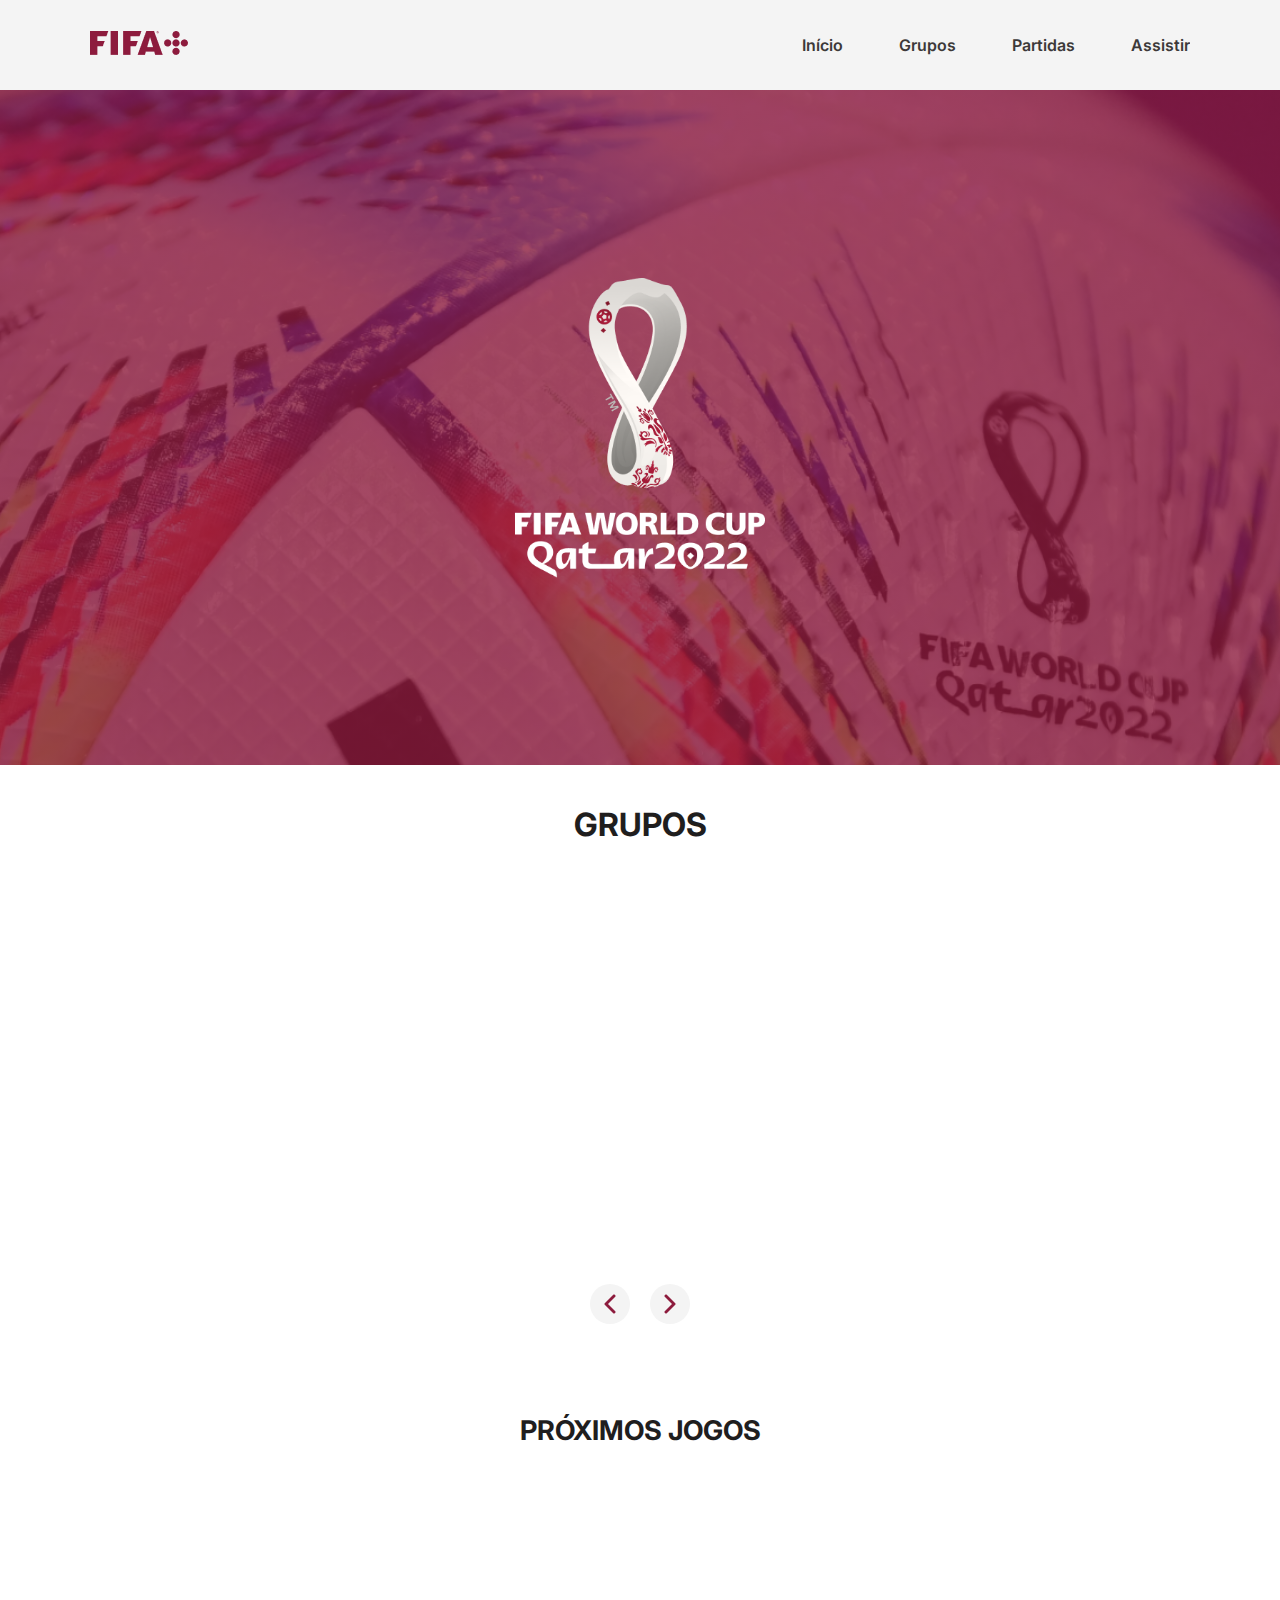
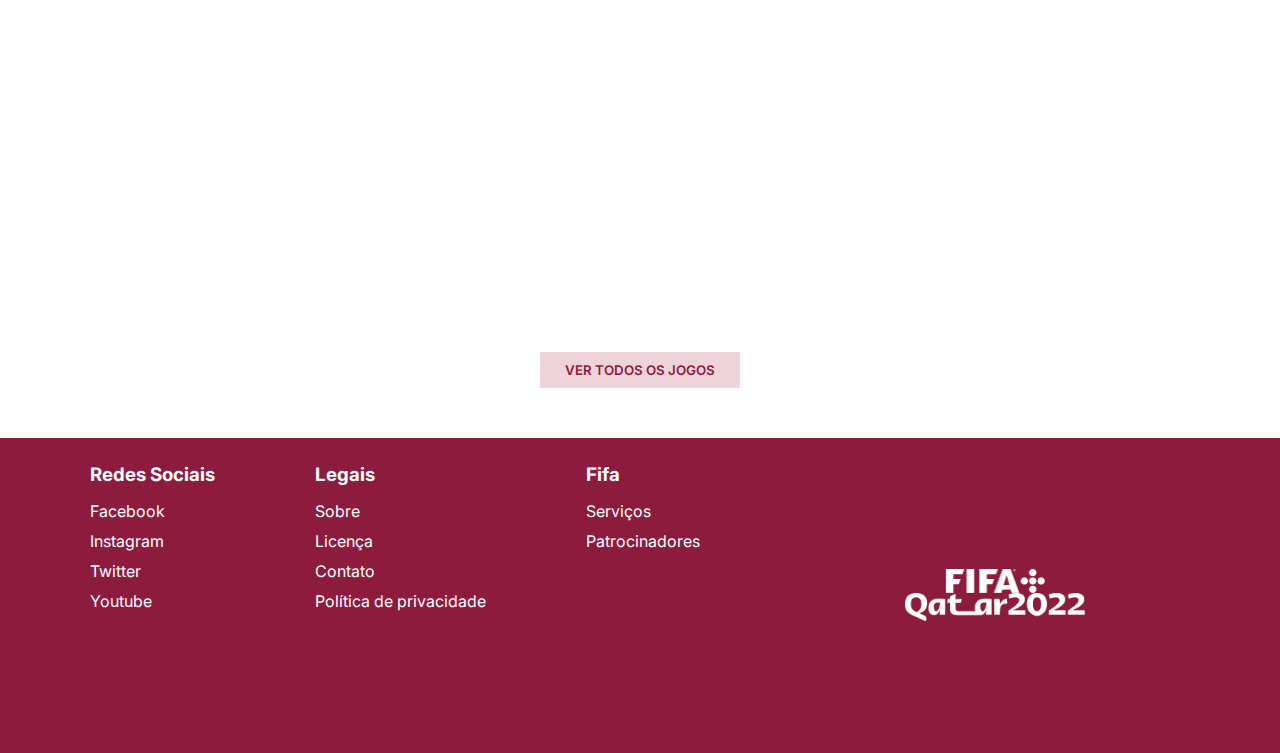
<file: index.html>
<!DOCTYPE html>
<html lang="pt-br">
<head>
    <meta charset="UTF-8">
    <meta http-equiv="X-UA-Compatible" content="IE=edge">
    <meta name="viewport" content="width=device-width, initial-scale=1.0">
    <link rel="stylesheet" href="style.css">
    <link href="https://unpkg.com/aos@2.3.1/dist/aos.css" rel="stylesheet">
    <title>Fifa World Cup</title>
</head>
<body>
    <nav id="inicio" class="container-navbar">
        <div class="navbar">
            <div class="logo-navbar">
                <img src="./images/logo-fifa.png" alt="">
            </div>
            <div class="links-navbar">
                <ul>
                    <li><a href="#inicio">Início</a></li>
                    <li><a href="#grupos">Grupos</a></li>
                    <li><a href="#partidas">Partidas</a></li>
                    <li><a href="assistir.html">Assistir</a></li>
                </ul>
            </div>
        </div>
    </nav>
    <header class="container-header">
        <div class="header">
            <img width="250px" src="./images/logo-fifa-world-cup.png" alt="">
        </div>
    </header>
    <main class="container-main">
        <div id="grupos" class="container-grupos">
            <div class="title-grupos">
                <h3>GRUPOS</h3>
            </div>
            <div data-aos="zoom-in" class="cards-grupos">
                <div class="card-grupo">
                    <div class="title-card-grupo">
                        <p>GRUPO A</p>
                    </div>
                    <div class="times-grupo">
                        <div class="time-grupo">
                            <img width="50px" src="./images/times/Qatar.png" alt="">
                            <p>Qatar</p>
                        </div>
                        <div class="time-grupo">
                            <img width="50px" src="./images/times/Ecuador.png" alt="">
                            <p>Equador</p>
                        </div>
                        <div class="time-grupo">
                            <img width="50px" src="./images/times/Senegal.png" alt="">
                            <p>Senegal</p>
                        </div>
                        <div class="time-grupo">
                            <img width="50px" src="./images/times/Netherlands.png" alt="">
                            <p>Holanda</p>
                        </div>
                    </div>
                </div>
                <div class="card-grupo">
                    <div class="title-card-grupo">
                        <p>GRUPO B</p>
                    </div>
                    <div class="times-grupo">
                        <div class="time-grupo">
                            <img width="50px" src="./images/times/United Kingdom.png" alt="">
                            <p>Inglaterra</p>
                        </div>
                        <div class="time-grupo">
                            <img width="50px" src="./images/times/Iran.png" alt="">
                            <p>Irã</p>
                        </div>
                        <div class="time-grupo">
                            <img width="50px" src="./images/times/Senegal.png" alt="">
                            <p>Estados Unidos</p>
                        </div>
                        <div class="time-grupo">
                            <img width="50px" src="./images/times/Wales.png" alt="">
                            <p>País de Gales</p>
                        </div>
                    </div>
                </div>
                <div class="card-grupo">
                    <div class="title-card-grupo">
                        <p>GRUPO C</p>
                    </div>
                    <div class="times-grupo">
                        <div class="time-grupo">
                            <img width="50px" src="./images/times/Argentina.png" alt="">
                            <p>Argentina</p>
                        </div>
                        <div class="time-grupo">
                            <img width="50px" src="./images/times/Saudi Arabia.png" alt="">
                            <p>Arábia Saudita</p>
                        </div>
                        <div class="time-grupo">
                            <img width="50px" src="./images/times/Mexico.png" alt="">
                            <p>México</p>
                        </div>
                        <div class="time-grupo">
                            <img width="50px" src="./images/times/Poland.png" alt="">
                            <p>Polônia</p>
                        </div>
                    </div>
                </div>
            </div>
            <div class="setas">
                <button><img src="./images/seta-esquerda.png" alt=""></button>
                <button><img src="./images/seta-direita.png" alt=""></button>
            </div>
        </div>
        <div id="partidas" class="container-proximos-jogos">
            <div class="title-proximos-jogos">
                <h3>PRÓXIMOS JOGOS</h3>
            </div>
            <div class="cards-proximos-jogos">
                <div data-aos="zoom-in-right" class="card-proximo-jogo">
                    <div class="primeiro-time">
                        <img src="./images/times/Qatar.png" alt="">
                        <p>Qatar</p>
                    </div>
                    <div class="data-horario">
                        <p>20/11</p>
                        <p>13:00</p>
                    </div>
                    <div class="segundo-time">
                        <p>Equador</p>
                        <img src="./images/times/Ecuador.png" alt="">
                    </div>
                </div>
                <div data-aos="zoom-in-left" class="card-proximo-jogo">
                    <div class="primeiro-time">
                        <img src="./images/times/United Kingdom.png" alt="">
                        <p>Inglaterra</p>
                    </div>
                    <div class="data-horario">
                        <p>21/11</p>
                        <p>10:00</p>
                    </div>
                    <div class="segundo-time">
                        <p>Irã</p>
                        <img src="./images/times/Iran.png" alt="">
                    </div>
                </div>
                <div  data-aos="zoom-in-right"class="card-proximo-jogo">
                    <div class="primeiro-time">
                        <img src="./images/times/Senegal.png" alt="">
                        <p>Senegal</p>
                    </div>
                    <div class="data-horario">
                        <p>21/11</p>
                        <p>13:00</p>
                    </div>
                    <div class="segundo-time">
                        <p>Holanda</p>
                        <img src="./images/times/Netherlands.png" alt="">
                    </div>
                </div>
                <div data-aos="zoom-in-left" class="card-proximo-jogo">
                    <div class="primeiro-time">
                        <img src="./images/times/USA.png" alt="">
                        <p>EUA</p>
                    </div>
                    <div class="data-horario">
                        <p>21/11</p>
                        <p>16:00</p>
                    </div>
                    <div class="segundo-time">
                        <p>País de Gales</p>
                        <img src="./images/times/Wales.png" alt="">
                    </div>
                </div>
                <div data-aos="zoom-in-right" class="card-proximo-jogo">
                    <div class="primeiro-time">
                        <img src="./images/times/Argentina.png" alt="">
                        <p>Argentina</p>
                    </div>
                    <div class="data-horario">
                        <p>22/11</p>
                        <p>07:00</p>
                    </div>
                    <div class="segundo-time">
                        <p>Arabia Saudita</p>
                        <img src="./images/times/Saudi Arabia.png" alt="">
                    </div>
                </div>
            </div>
            <div class="button-ver-todos-jogos">
                <button>VER TODOS OS JOGOS</button>
            </div>
        </div>
    </main>
    <footer class="container-footer">
        <div class="footer">
            <div class="redes-sociais-footer">
                <h3>Redes Sociais</h3>
                <p>Facebook</p>
                <p>Instagram</p>
                <p>Twitter</p>
                <p>Youtube </p>
            </div>
            <div class="legais-footer">
                <h3>Legais</h3>
                <p>Sobre</p>
                <p>Licença</p>
                <p>Contato</p>
                <p>Política de privacidade</p>
            </div>
            <div class="fifa-footer">
                <h3>Fifa</h3>
                <p>Serviços</p>
                <p>Patrocinadores</p>
            </div>
            <div class="logo-fifa-qatar">
                <img width="100px" src="./images/logo-fifa-branca.png" alt="">
                <img width="180px" src="./images/logo-qatarr.png" alt="">
            </div>
        </div>
    </footer>
</body>
    <script src="https://unpkg.com/aos@2.3.1/dist/aos.js"></script>
    <script>
        AOS.init();
    </script>
</html>
</file>
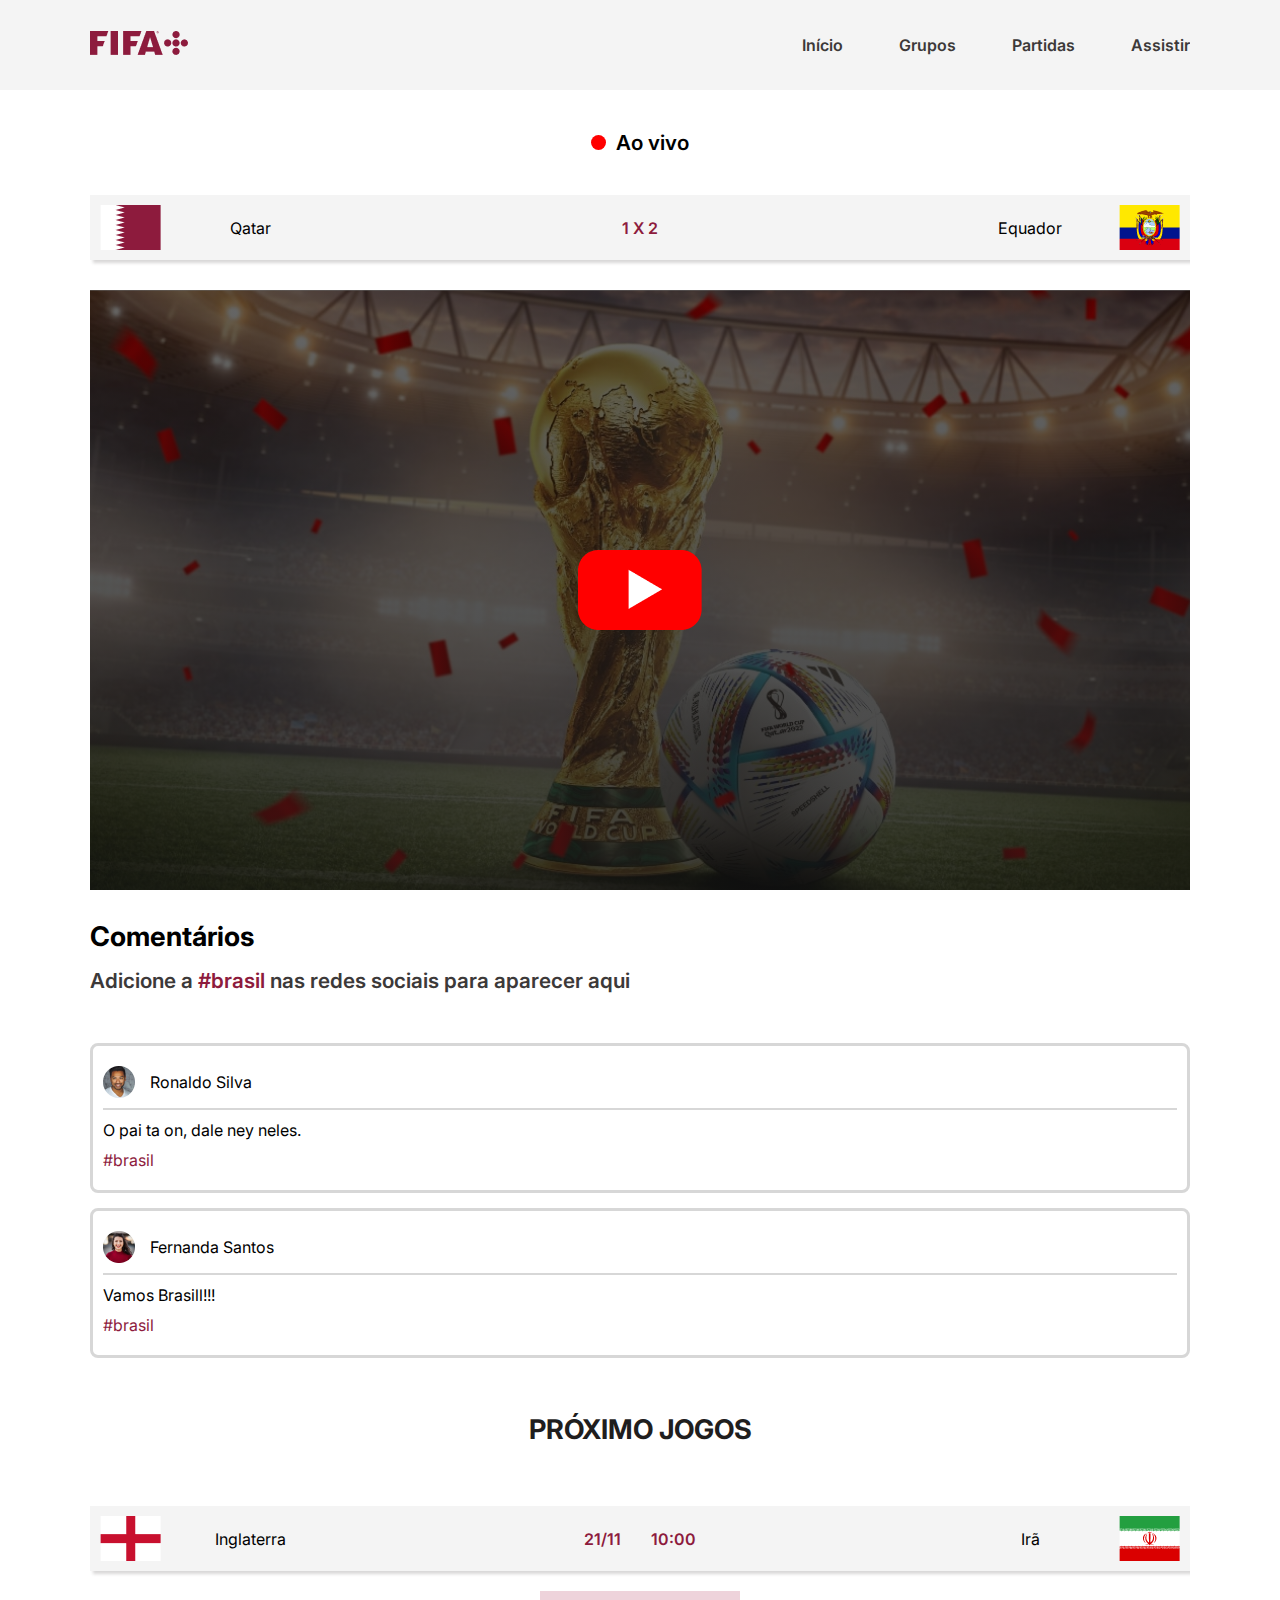
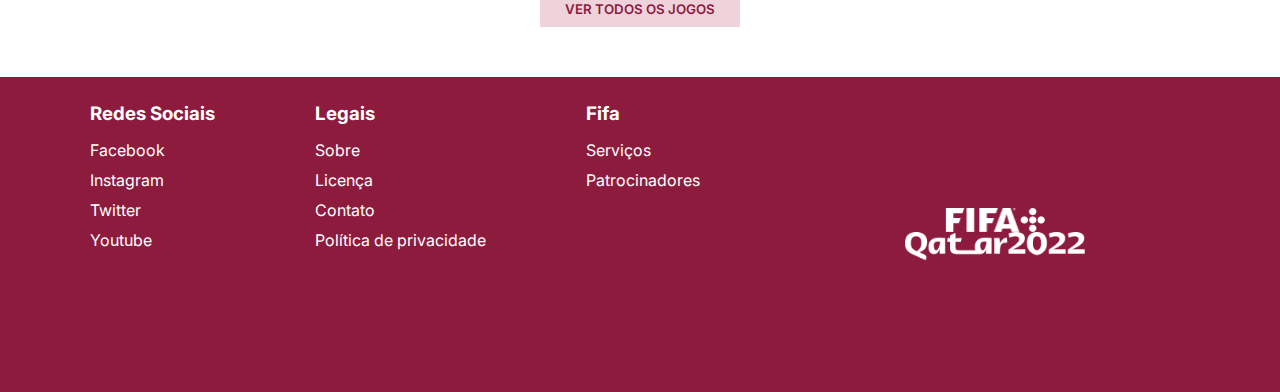
<file: assistir.html>
<!DOCTYPE html>
<html lang="pt=pt-br">
<head>
    <meta charset="UTF-8">
    <meta http-equiv="X-UA-Compatible" content="IE=edge">
    <meta name="viewport" content="width=device-width, initial-scale=1.0">
    <link rel="stylesheet" href="style.css">
    <title>Assistir Jogo</title>
</head>
<body>
    <nav id="inicio" class="container-navbar">
        <div class="navbar">
            <div class="logo-navbar">
                <img src="./images/logo-fifa.png" alt="">
            </div>
            <div class="links-navbar">
                <ul>
                    <li><a href="index.html">Início</a></li>
                    <li><a href="#grupos">Grupos</a></li>
                    <li><a href="#partidas">Partidas</a></li>
                    <li><a href="">Assistir</a></li>
                </ul>
            </div>
        </div>
    </nav>
    <main class="container-main2">
        <div class="container-ao-vivo">
            <div class="ao-vivo">
                <div class="botao-vermelho"></div>
                <p>Ao vivo</p>
            </div>
            <div data-aos="zoom-in-right" class="card-proximo-jogo">
                <div class="primeiro-time">
                    <img src="./images/times/Qatar.png" alt="">
                    <p>Qatar</p>
                </div>
                <div class="data-horario">
                    <p>1 X 2</p>
                </div>
                <div class="segundo-time">
                    <p>Equador</p>
                    <img src="./images/times/Ecuador.png" alt="">
                </div>
            </div>
            <div class="container-imagem-assistir-jogo">
                <div class="imagem-assistir-jogo">
                    <img src="./images/botão player.png" alt="">
                </div>
            </div>
        </div>
        <div class="container-comentarios">
            <div class="title-comentarios">
                <h2>Comentários</h2>
                <p>Adicione a <span>#brasil</span> nas redes sociais para aparecer aqui</p>
            </div>
            <div class="cards-comentarios">
                <div class="card-comentario">
                    <div class="foto-title-comentario">
                        <img src="./images/Ronaldo.png" alt="">
                        <p>Ronaldo Silva</p>
                    </div>
                    <div class="descri-comentario">
                        <p>O pai ta on, dale ney neles.</p>
                        <p><span>#brasil</span></p>
                    </div>
                </div>
                <div class="card-comentario">
                    <div class="foto-title-comentario">
                        <img src="./images/Fernanda.png" alt="">
                        <p>Fernanda Santos</p>
                    </div>
                    <div class="descri-comentario">
                        <p>Vamos Brasill!!!</p>
                        <p><span>#brasil</span></p>
                    </div>
                </div>
            </div>
        </div>
        <div class="container-proximo-jogo2">
            <div class="title-proximos-jogos">
                <h3>PRÓXIMO JOGOS</h3>
            </div>
            <div data-aos="zoom-in-left" class="card-proximo-jogo">
                <div class="primeiro-time">
                    <img src="./images/times/United Kingdom.png" alt="">
                    <p>Inglaterra</p>
                </div>
                <div class="data-horario">
                    <p>21/11</p>
                    <p>10:00</p>
                </div>
                <div class="segundo-time">
                    <p>Irã</p>
                    <img src="./images/times/Iran.png" alt="">
                </div>
            </div>
            <div class="button-ver-todos-jogos">
                <button>VER TODOS OS JOGOS</button>
            </div>
        </div>
    </main>
    <footer class="container-footer">
        <div class="footer">
            <div class="redes-sociais-footer">
                <h3>Redes Sociais</h3>
                <p>Facebook</p>
                <p>Instagram</p>
                <p>Twitter</p>
                <p>Youtube </p>
            </div>
            <div class="legais-footer">
                <h3>Legais</h3>
                <p>Sobre</p>
                <p>Licença</p>
                <p>Contato</p>
                <p>Política de privacidade</p>
            </div>
            <div class="fifa-footer">
                <h3>Fifa</h3>
                <p>Serviços</p>
                <p>Patrocinadores</p>
            </div>
            <div class="logo-fifa-qatar">
                <img width="100px" src="./images/logo-fifa-branca.png" alt="">
                <img width="180px" src="./images/logo-qatarr.png" alt="">
            </div>
        </div>
    </footer>
</body>
</html>
</file>
<file: style.css>
@import url('https://fonts.googleapis.com/css2?family=Inter:wght@100;200;300;400;500;600;700;800;900&display=swap');

*{
    margin: 0;
    padding: 0;
    box-sizing: border-box;
    list-style: none;
    outline: none;
    font-family: 'Inter';
    overflow-x: hidden;
}

/* Navbar */

.container-navbar{
    width: 100vw;
    height: 10vh;
    background-color: #F4F4F4;
}

.navbar{
    width: 1100px;
    height: 10vh;
    margin: 0 auto;
    display: flex;
    justify-content: space-between;
    align-items: center;
}

.links-navbar ul{
    display: flex;
}

.links-navbar ul li a{
    color: #3C3939;
    font-weight: 600;
    text-decoration: none;
}

.links-navbar ul li:not(:last-of-type){
    margin-right: 56px;
}

@media(max-width: 768px){
    .navbar{
        width: 100%;
    }

    .links-navbar ul li:not(:last-of-type){
        margin-right: 20px;
    }

    .links-navbar ul li:last-of-type{
        margin-right: 20px;
    }

    .logo-navbar img{
        width: 60px;
        margin-left: 10px;
    }
}

/* Header */

.container-header{
    width: 100vw;
    height: 75vh;
    background: linear-gradient(rgba(141, 27, 61, 0.8), rgba(141, 27, 61, 0.8)), url(./images/wallpaper.png);
    background-size: cover;
    background-position: center center;
}

.header{
    width: 100vw;
    height: 75vh;
    display: flex;
    justify-content: center;
    align-items: center;
}

@media(max-width: 768px){
    .header{
        width: 100%;
        height: 50vh;
    }

    .container-header{
        height: 50vh;
    }
}

/* Main */

.container-main{
    width: 100vw;
}

/* Grupos */

.container-grupos{
    width: 1100px;
    height: auto;
    margin: 0 auto;
}

.cards-grupos{
    display: flex;
    justify-content: space-between;
}

.title-grupos{
    display: flex;
    justify-content: center;
}

.title-grupos h3{
    color: #1F1E1E;
    margin: 40px 0;
    font-size: 2rem;
}

.card-grupo{
    width: 300px;
    height: 370px;
    background-color: #F4F4F4;
    box-shadow: 3px 3px 3px 0 rgba(60, 57, 57, 0.2);
    border-radius: 5px;
    padding: 10px 30px;
}

.title-card-grupo p{
    color: #1F1E1E;
    font-size: 1.1rem;
    font-weight: 600;
    display: flex;
    justify-content: center;
    margin-top: 20px;
}

.time-grupo{
    display: flex;
    align-items: center;
    margin: 30px 0;
}

.time-grupo p{
    margin-left: 20px;
    font-weight: 600;
}

.setas{
    display: flex;
    justify-content: center;
    margin: 30px 0;
}

.setas button{
    background-color: #F4F4F4;
    border-radius: 100%;
    width: 40px;
    height: 40px;
    border: 0;
    margin: 0 10px;
    margin-bottom: 20px;
    cursor: pointer;
    transition: 0.2s all ease;
    display: flex;
    justify-content: center;
    align-items: center;
}

.setas button:hover{
    background-color: #e0e0e0;
}

@media(max-width: 768px){
    .container-grupos{
        width: 100%;
    }

    .cards-grupos{
        flex-direction: column;
    }

    .card-grupo{
        margin: 10px auto;
    }
}

/* Próximos Jogos */

.container-proximos-jogos{
    width: 1100px;
    height: auto;
    margin: 0 auto;
}

.title-proximos-jogos h3{
    color: #1F1E1E;
    margin: 40px 0;
    font-size: 1.7rem;
    display: flex;
    justify-content: center;
}

.cards-proximos-jogos{
    padding-bottom: 20px;
}

.card-proximo-jogo{
    display: flex;
    justify-content: space-between;
    align-items: center;
    width: 100%;
    background-color: #F4F4F4;
    margin: 20px 0;
    box-shadow: 3px 3px 3px 0 rgba(60, 57, 57, 0.2);
    padding: 10px;
}

.primeiro-time, .segundo-time{
    display: flex;
    justify-content: space-between;
    align-items: center;
    width: 200px;
}

.primeiro-time p, .segundo-time p{
    text-align: center;
    width: 100px;
}

.data-horario{
    display: flex;
}

.data-horario p{
    color: #8D1B3D;
    font-weight: 600;
    margin: 0 15px;
}

.button-ver-todos-jogos{
    display: flex;
    justify-content: center;
    margin-bottom: 50px;
}

.button-ver-todos-jogos button{
    background-color: #eed3db;
    color: #8D1B3D;
    font-weight: 600;
    border: none;
    padding: 10px;
    width: 200px;
    cursor: pointer;
    transition: 0.2s all ease;
    display: flex;
    justify-content: center;
    align-items: center;
}

.button-ver-todos-jogos button:hover{
    background-color: #d8b8c1;
}

@media(max-width: 768px){
    .container-proximos-jogos{
        width: 100%;
    }

    .card-proximo-jogo{
        width: 90%;
        margin: 20px auto;
        height: 60px;
    }

    .primeiro-time, .segundo-time{
        width: 100px;
    }

    .primeiro-time img, .segundo-time img{
        width: 40px;
    }

    .primeiro-time p, .segundo-time p{
        font-size: 0.9rem;
    }

    .data-horario p{
        font-size: 0.9rem;
        margin: 0 10px;
    }
}

/* Footer */

.container-footer{
    width: 100vw;
    min-height: 35vh;
    background-color: #8D1B3D;
}

.footer{
    width: 1100px;
    min-height: 35vh;
    display: flex;
    margin: 0 auto;
}

.redes-sociais-footer h3, .redes-sociais-footer p,
.legais-footer h3, .legais-footer p, .fifa-footer h3, .fifa-footer p{
    color: white;
}

.redes-sociais-footer h3, .legais-footer h3, .fifa-footer h3, .logo-fifa-qatar{
    margin-top: 25px;
    margin-bottom: 15px;
}

.redes-sociais-footer p, .legais-footer p, .fifa-footer p{
    margin-bottom: 10px;
}

.redes-sociais-footer, .legais-footer, .fifa-footer{
    margin-right: 100px;
}

.logo-fifa-qatar{
    display: flex;
    flex-direction: column;
    align-items: center;
    margin: auto;
}

@media(max-width: 768px){
    .footer{
        width: 100%;
        display: flex;
        flex-direction: column;
    }

    .redes-sociais-footer, .legais-footer, .fifa-footer{
        text-align: center;
        display: flex;
        flex-direction: column;
        align-items: center;
        margin: 0;
    }

    .logo-fifa-qatar{
        margin: 30px 0;
    }
}


/* Segundo Site - Assistir Jogo */

.container-main2{
    width: 1100px;
    height: auto;
    margin: 0 auto;
}

.ao-vivo{
    display: flex;
    align-items: center;
    justify-content: center;
    margin: 40px 0;
}

.botao-vermelho{
    width: 15px;
    height: 15px;
    background-color: red;
    border-radius: 50%;
    margin-right: 10px;
}

.ao-vivo p{
    font-weight: 600;
    font-size: 1.3rem;
}

.container-imagem-assistir-jogo{
    width: 100%;
    height: 600px;
    margin: 30px 0;
}

.imagem-assistir-jogo{
    width: 100%;
    height: 100%;
    background: linear-gradient(rgba(0, 0, 0, 0.6), rgba(19, 19, 19, 0.8)), url(./images/image-assistir.png);
    background-size: cover;
    background-position: center center;
    display: flex;
    justify-content: center;
    align-items: center;
}

.imagem-assistir-jogo img{
    cursor: pointer;
}

.title-comentarios h2{
    font-size: 1.7rem;
    margin-bottom: 15px;
}

.title-comentarios p{
    color: #3C3939;
    font-weight: 600;
    font-size: 1.3rem;
    margin-bottom: 50px;
}

.title-comentarios p span{
    color: #8D1B3D;
}

.card-comentario{
    width: 100%;
    border: 3px solid #D7D7D7;
    border-radius: 8px;
    padding: 10px;
    margin-bottom: 15px;
}

.foto-title-comentario{
    display: flex;
    align-items: center;
    padding: 10px 0;
    border-bottom: 2px solid #D7D7D7;
}

.foto-title-comentario p{
    margin-left: 15px;
}

.descri-comentario p{
    margin: 10px 0;
}

.descri-comentario span{
    color: #8D1B3D;
}

@media(max-width: 768px){
    .container-main2{
        width: 100%;
    }

    .container-comentarios{
        width: 90%;
        margin: 0 auto;
    }
}
</file>
